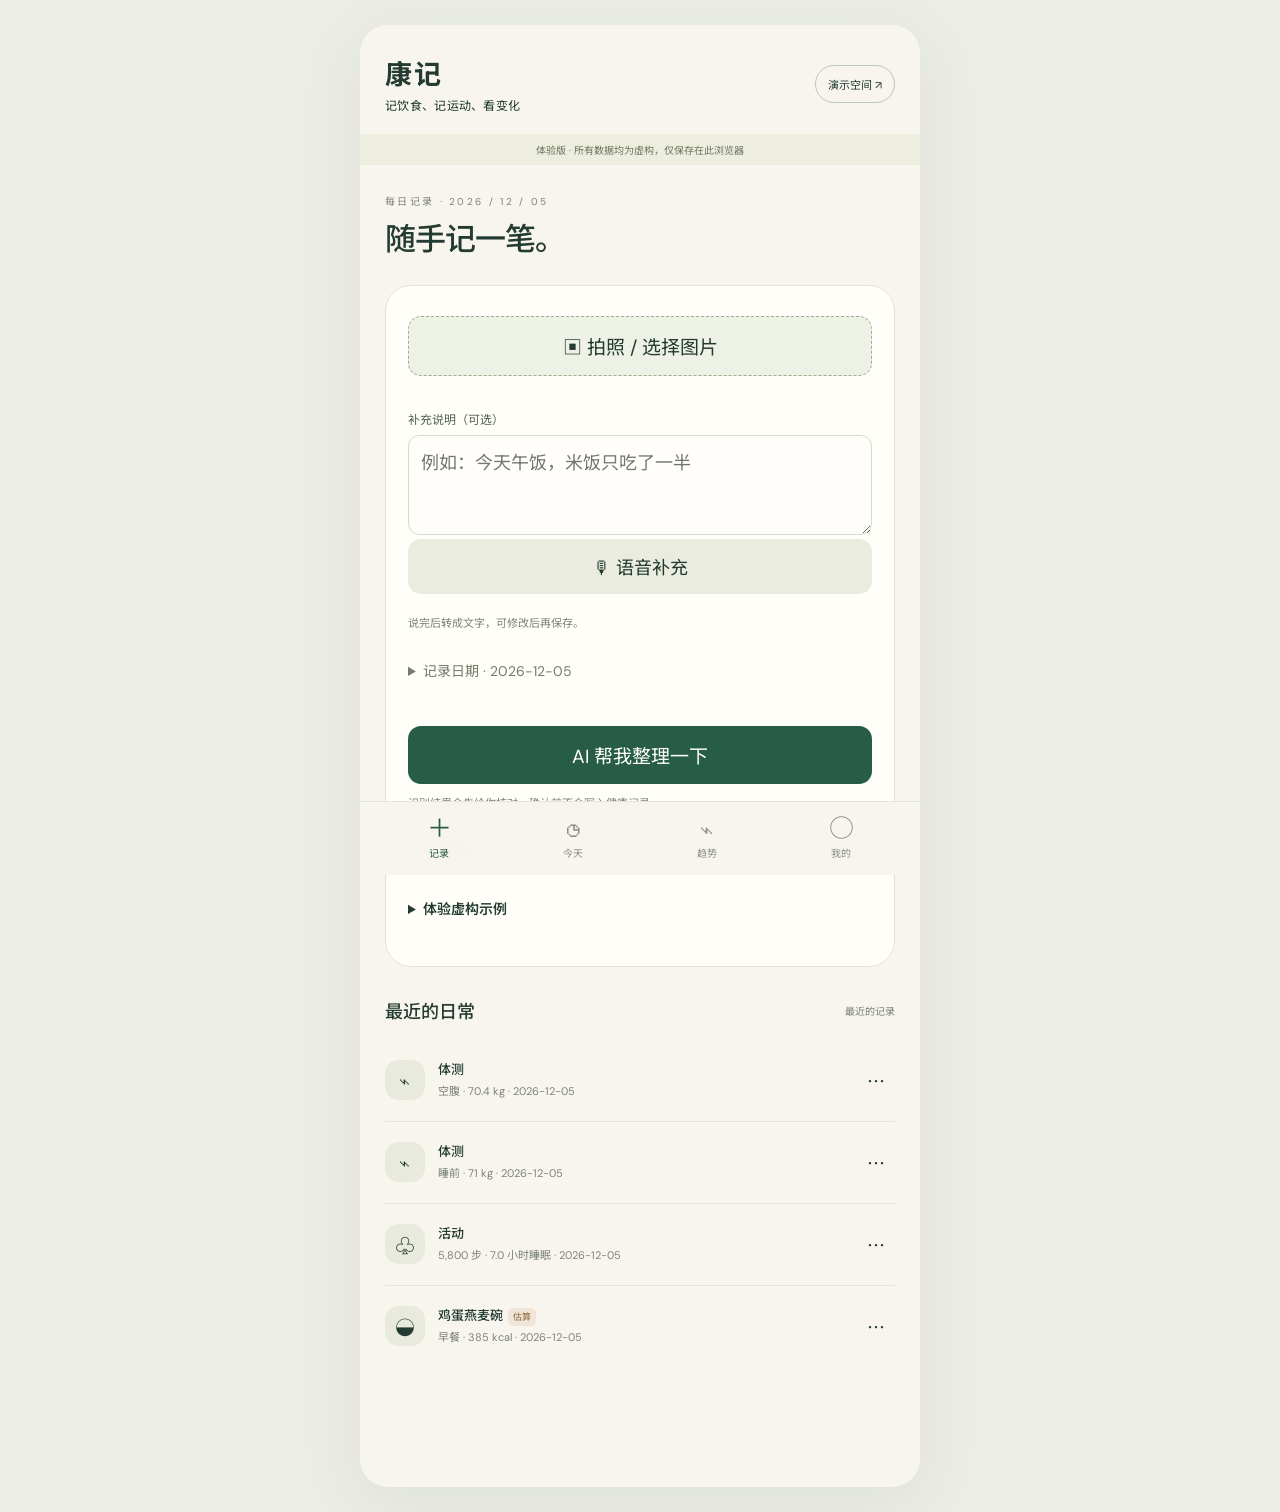
<file: h5/index.html>
<!doctype html><html lang="zh-CN"><head><meta charset="utf-8"><meta name="viewport" content="width=device-width,initial-scale=1,viewport-fit=cover"><meta name="theme-color" content="#f7f5ee"><title>康记 · 记饮食、记运动、看变化</title><link rel="stylesheet" href="/h5/styles.css?v=ad5493151e40"></head><body><div class="app"><header><a class="brand" href="#record">康记<span>记饮食、记运动、看变化</span></a><button id="mode-pill" class="mode-pill">演示空间 ↗</button></header><div id="demo-banner" class="demo-banner">体验版 · 所有数据均为虚构，仅保存在此浏览器</div><main id="main"></main><nav aria-label="主导航"><button data-tab="record">＋<span>记录</span></button><button data-tab="today">◷<span>今天</span></button><button data-tab="trends">⌁<span>趋势</span></button><button data-tab="profile">○<span>我的</span></button></nav></div><dialog id="editor"><div id="editor-content"></div></dialog><div id="toast" role="status" aria-live="polite"></div><script src="/h5/voice.js?v=13f6afbc2061"></script><script src="/h5/intake.js?v=556682b1b6c9"></script><script src="/h5/app.js?v=ea5e1118192e"></script></body></html>
</file>
<file: h5/styles.css>
@import url('https://fonts.googleapis.com/css2?family=DM+Sans:wght@400;500;600;700&family=Noto+Sans+SC:wght@400;500;600;700&display=swap');
:root{--paper:#f7f5ee;--ink:#243b32;--muted:#7d8478;--line:#e3e4da;--green:#275c46;--lime:#dce8be;--orange:#e9a377;--white:#fffefa}*{box-sizing:border-box}body{margin:0;background:#eceee6;color:var(--ink);font-family:'DM Sans','Noto Sans SC',sans-serif;font-size:14px}button,input,select,textarea{font:inherit}button,a,input,select,textarea{-webkit-tap-highlight-color:transparent}button{cursor:pointer;color:inherit;border:0}button:focus-visible,a:focus-visible{outline:3px solid #afc780;outline-offset:3px}.app{max-width:560px;margin:auto;background:var(--paper);min-height:100dvh;position:relative}header{padding:30px 25px 20px;display:flex;align-items:center;justify-content:space-between}.brand{font-size:27px;letter-spacing:2px;text-decoration:none;color:var(--ink);font-weight:700}.brand span{display:block;font-size:12px;font-weight:400;letter-spacing:.3px;margin-top:4px}.mode-pill{background:transparent;border:1px solid #bcc8b6;border-radius:30px;padding:10px 12px;font-size:11px}.demo-banner{font-size:10px;text-align:center;background:#eeeedf;color:#6e765e;padding:8px 12px}.demo-banner.real{background:#dce8dc;color:#345c43}main{padding:28px 25px 120px}.eyebrow{font-size:10px;color:var(--muted);letter-spacing:2.3px;text-transform:uppercase}h1{font-size:31px;line-height:1.45;font-weight:500;letter-spacing:-1px;margin:10px 0 15px}h2{font-weight:500;font-size:18px;margin:0}h3{font-size:14px;font-weight:500;margin:0 0 10px}.subtext{color:var(--muted);font-size:12px;line-height:1.9}.hero{background:var(--green);color:#fffced;border-radius:26px;padding:26px;position:relative;overflow:hidden;margin:26px 0 16px}.hero:after{content:'';position:absolute;width:180px;height:180px;border:1px solid #ffffff24;border-radius:50%;right:-70px;top:-60px;box-shadow:0 0 0 28px #ffffff08,0 0 0 58px #ffffff05}.hero h2{font-size:22px;margin:9px 0}.hero .subtext{color:#d0dcce;max-width:220px}.camera-button{display:flex;align-items:center;gap:10px;background:var(--lime);border-radius:14px;padding:15px 18px;margin-top:24px;color:var(--ink);font-weight:600;min-height:52px}.capture-icon{font-size:25px;line-height:1}.text-entry{background:var(--white);border:1px solid var(--line);border-radius:18px;padding:17px}.text-entry textarea{border:0;background:transparent;width:100%;resize:vertical;min-height:75px;outline:0;line-height:1.8}.row{display:flex;gap:10px;align-items:center;justify-content:space-between}.text-entry .row{padding-top:12px;border-top:1px solid var(--line)}.round{width:44px;height:44px;border-radius:50%;background:var(--green);color:white}.section-head{display:flex;align-items:center;justify-content:space-between;margin:30px 0 16px}.section-head small{font-size:10px;color:var(--muted)}.quick-grid{display:grid;grid-template-columns:repeat(5,1fr);gap:6px}.quick-grid button{background:transparent;padding:4px 0;font-size:11px}.quick-icon{height:48px;width:48px;background:#e7eadc;border-radius:17px;display:grid;place-items:center;font-size:21px;margin:0 auto 10px}.quick-grid button:nth-child(2) .quick-icon{background:#f1e3d3}.quick-grid button:nth-child(3) .quick-icon{background:#e8e3d8}.quick-grid button:nth-child(4) .quick-icon{background:#e5e9df}.quick-grid button:nth-child(5) .quick-icon{background:#e9e3d3}.card{background:var(--white);border:1px solid var(--line);border-radius:20px;padding:20px;margin:12px 0}.record{padding:17px 0;border-bottom:1px solid var(--line);display:flex;gap:13px;align-items:center}.record:last-child{border-bottom:0}.record .badge{width:40px;height:40px;flex-shrink:0;display:grid;place-items:center;background:#e7eadc;border-radius:14px;font-size:20px}.record .body{flex:1;min-width:0}.record strong{font-weight:500;font-size:13px}.record p{margin:5px 0 0;font-size:11px;color:var(--muted);line-height:1.6}.record button{background:transparent;font-size:18px;padding:10px}.tag{font-size:9px;background:#f1e5d7;border-radius:5px;color:#8c683f;padding:3px 5px;margin-left:5px}.empty{text-align:center;padding:35px 15px;color:var(--muted);font-size:12px;line-height:1.8}.stats{display:grid;grid-template-columns:1fr 1fr;gap:11px;margin:23px 0}.stat{border-radius:21px;padding:22px 18px;background:#e8ecdf;min-height:137px}.stat:nth-child(2){background:#eee4d6}.stat:nth-child(3){background:#eeeadd}.stat:nth-child(4){background:#e2e8e2}.stat small{font-size:11px;color:#667060}.stat b{display:block;font-size:31px;font-weight:500;margin:12px 0 5px;letter-spacing:-1px}.stat b em{font-size:11px;font-style:normal;letter-spacing:0;margin-left:4px}.stat p{font-size:10px;color:var(--muted);margin:0}.toolbar{display:flex;gap:7px;flex-wrap:wrap;margin:18px 0}.chip{padding:10px 15px;border-radius:30px;background:#e9ebdf;font-size:12px}.chip.active{background:var(--green);color:#fff}.chart{width:100%;height:180px;display:block}.chart-label{font-size:10px;color:var(--muted);display:flex;justify-content:space-between}.legend{display:flex;gap:17px;font-size:10px;margin-top:15px}.dot{display:inline-block;width:7px;height:7px;border-radius:50%;margin-right:5px;background:var(--green)}.dot.bed{background:var(--orange)}nav{position:fixed;bottom:0;left:50%;transform:translateX(-50%);max-width:560px;width:100%;padding:13px 12px calc(15px + env(safe-area-inset-bottom));display:flex;background:#f7f5eef5;border-top:1px solid var(--line);backdrop-filter:blur(15px);z-index:10}nav button{width:25%;background:transparent;color:#8b9184;font-size:25px;line-height:1}nav button span{display:block;font-size:10px;margin-top:8px}nav button.active{color:var(--green)}.primary{background:var(--green);color:white;border-radius:13px;padding:15px 19px;min-height:48px}.secondary{background:#e9ecdf;border-radius:13px;padding:14px 17px;min-height:46px}.danger{color:#a6513d;background:#faede7;border-radius:12px;padding:14px}.wide{width:100%}.link{background:transparent;text-decoration:underline;text-underline-offset:4px;font-size:12px;padding:10px 0}.profile-mark{height:68px;width:68px;border-radius:50%;background:#dde6c7;font-family:Georgia,serif;font-size:36px;display:grid;place-items:center}.setting{display:flex;width:100%;align-items:center;justify-content:space-between;background:transparent;padding:17px 0;border-bottom:1px solid var(--line);text-align:left}.setting:last-child{border:0}.setting small{color:var(--muted);font-size:11px}dialog{width:min(560px,100%);max-height:93dvh;border:0;border-radius:26px 26px 0 0;padding:25px;margin:auto auto 0;background:var(--paper);color:var(--ink)}dialog::backdrop{background:#18302466;backdrop-filter:blur(3px)}.dialog-head{display:flex;justify-content:space-between;align-items:center;margin-bottom:15px}.close{width:44px;height:44px;border-radius:50%;background:#e7e9dc;font-size:22px}label{display:block;font-size:12px;margin:16px 0 7px;color:#566455}input,select,textarea{width:100%;min-height:46px;border:1px solid #d6dccc;border-radius:11px;background:var(--white);padding:12px;color:var(--ink);outline-color:#8ca679}textarea{min-height:83px;resize:vertical}.fields{display:grid;grid-template-columns:1fr 1fr;gap:0 12px}.hint{font-size:11px;line-height:1.8;color:var(--muted);margin:10px 0}.notice{font-size:12px;line-height:1.8;background:#eeead7;padding:13px;border-radius:13px;margin:13px 0}.error{color:#a1402e;background:#f8e5dd;border-radius:10px;padding:11px;font-size:12px;margin:12px 0}.actions{display:flex;gap:10px;margin:22px 0 8px}.actions .primary{flex:1}.preview{width:100%;height:180px;object-fit:contain;background:#e8eadf;border-radius:15px;margin:10px 0}.meal-item{background:#eeeee3;border-radius:15px;padding:12px;margin:12px 0}.meal-item label{margin-top:9px}.meal-item .fields{grid-template-columns:repeat(3,1fr);gap:0 7px}.meal-item input{padding:9px;font-size:12px}.meal-item .row input{flex:1;width:60%}.offline{background:#f8e5dd;color:#944d36;padding:10px;border-radius:10px;margin-bottom:15px;font-size:11px}#toast{position:fixed;bottom:100px;left:50%;transform:translateX(-50%);background:#243b32;color:white;max-width:90%;padding:13px 20px;border-radius:13px;z-index:50;font-size:12px;pointer-events:none;opacity:0;transition:opacity .2s}#toast.show{opacity:1}main>*{animation:rise .35s ease both}@keyframes rise{from{opacity:0;transform:translateY(7px)}to{opacity:1;transform:translateY(0)}}@media(min-width:700px){.app{margin:25px auto;border-radius:28px;overflow:hidden;min-height:calc(100dvh - 50px);box-shadow:0 15px 70px #25382c12}nav{bottom:25px;border-radius:0 0 28px 28px}dialog{margin:auto;border-radius:25px;max-height:90dvh}header{padding-top:28px}}@media(prefers-reduced-motion:reduce){*{animation:none!important;transition:none!important}}
.conflict-table{overflow:auto;max-height:260px;border:1px solid var(--line);border-radius:10px}.conflict-table table{width:100%;border-collapse:collapse;font-size:11px;min-width:300px}.conflict-table th,.conflict-table td{padding:10px;text-align:left;border-bottom:1px solid var(--line);max-width:160px;overflow-wrap:anywhere;vertical-align:top}.conflict-confirm{display:flex;align-items:center;gap:10px;line-height:1.8}.conflict-confirm input{width:22px;min-height:22px;flex-shrink:0}
.range-number{font-size:29px;font-weight:500;margin:17px 0 10px;letter-spacing:-1px}.range-number small{font-size:11px;font-weight:400;letter-spacing:0;color:var(--muted)}
.fields>div{min-width:0}input,select{min-width:0;max-width:100%}

.voice-actions{display:flex;gap:12px;margin-top:10px}.voice-actions [hidden]{display:none}.voice-status{min-height:24px}#capture-note{min-height:110px}#capture-next{margin-top:16px}.text-entry .row{flex-wrap:wrap;gap:8px}

#intake details{margin:14px 0}#intake summary{cursor:pointer;padding:12px 0;font-weight:600;min-height:44px}#intake .ai-card{background:#eef0e4;border:1px solid #d8deca;border-radius:22px;padding:20px;margin:16px 0}#intake .ai-summary{font-size:19px;line-height:1.7;white-space:pre-line;margin:14px 0}#intake .ai-question{color:#815726;font-size:16px}#intake .actions{flex-wrap:wrap}#intake #capture-error:empty{display:none}#intake #revise-panel[hidden]{display:none}#intake #capture-next{font-size:19px;min-height:58px}#intake #capture-preview img{max-height:220px;object-fit:contain}#intake .error{white-space:pre-line}

#intake .ai-card [data-detail]{display:block;margin-top:10px;padding:8px 0;min-height:44px}

#intake-host{background:#fffef9;border:1px solid #e0e3d5;border-radius:26px;padding:22px;margin:22px 0}#intake-host>.intake-title{font-size:23px;margin:0 0 12px}#intake-host #intake>p.subtext{margin-top:0}#intake .intake-file{position:absolute;width:1px;height:1px;padding:0;overflow:hidden;clip-path:inset(50%);border:0}#intake .photo-picker{min-height:60px;font-size:19px;border:1px dashed #9aaf8b;background:#eef1e5;margin:8px 0 18px}#intake .photo-picker:focus-visible{outline:3px solid #275c46;outline-offset:3px}#intake #capture-note{min-height:100px;font-size:18px}#intake .record-options summary{font-size:14px;color:#747e6b;font-weight:400;padding:8px 0}#intake .voice-start{min-height:50px;font-size:18px}#intake-host #capture-error{overflow-wrap:anywhere}#intake .intake-file:focus-visible+button{outline:3px solid #275c46}@media(max-width:420px){#intake-host{padding:18px;border-radius:22px}}
</file>
